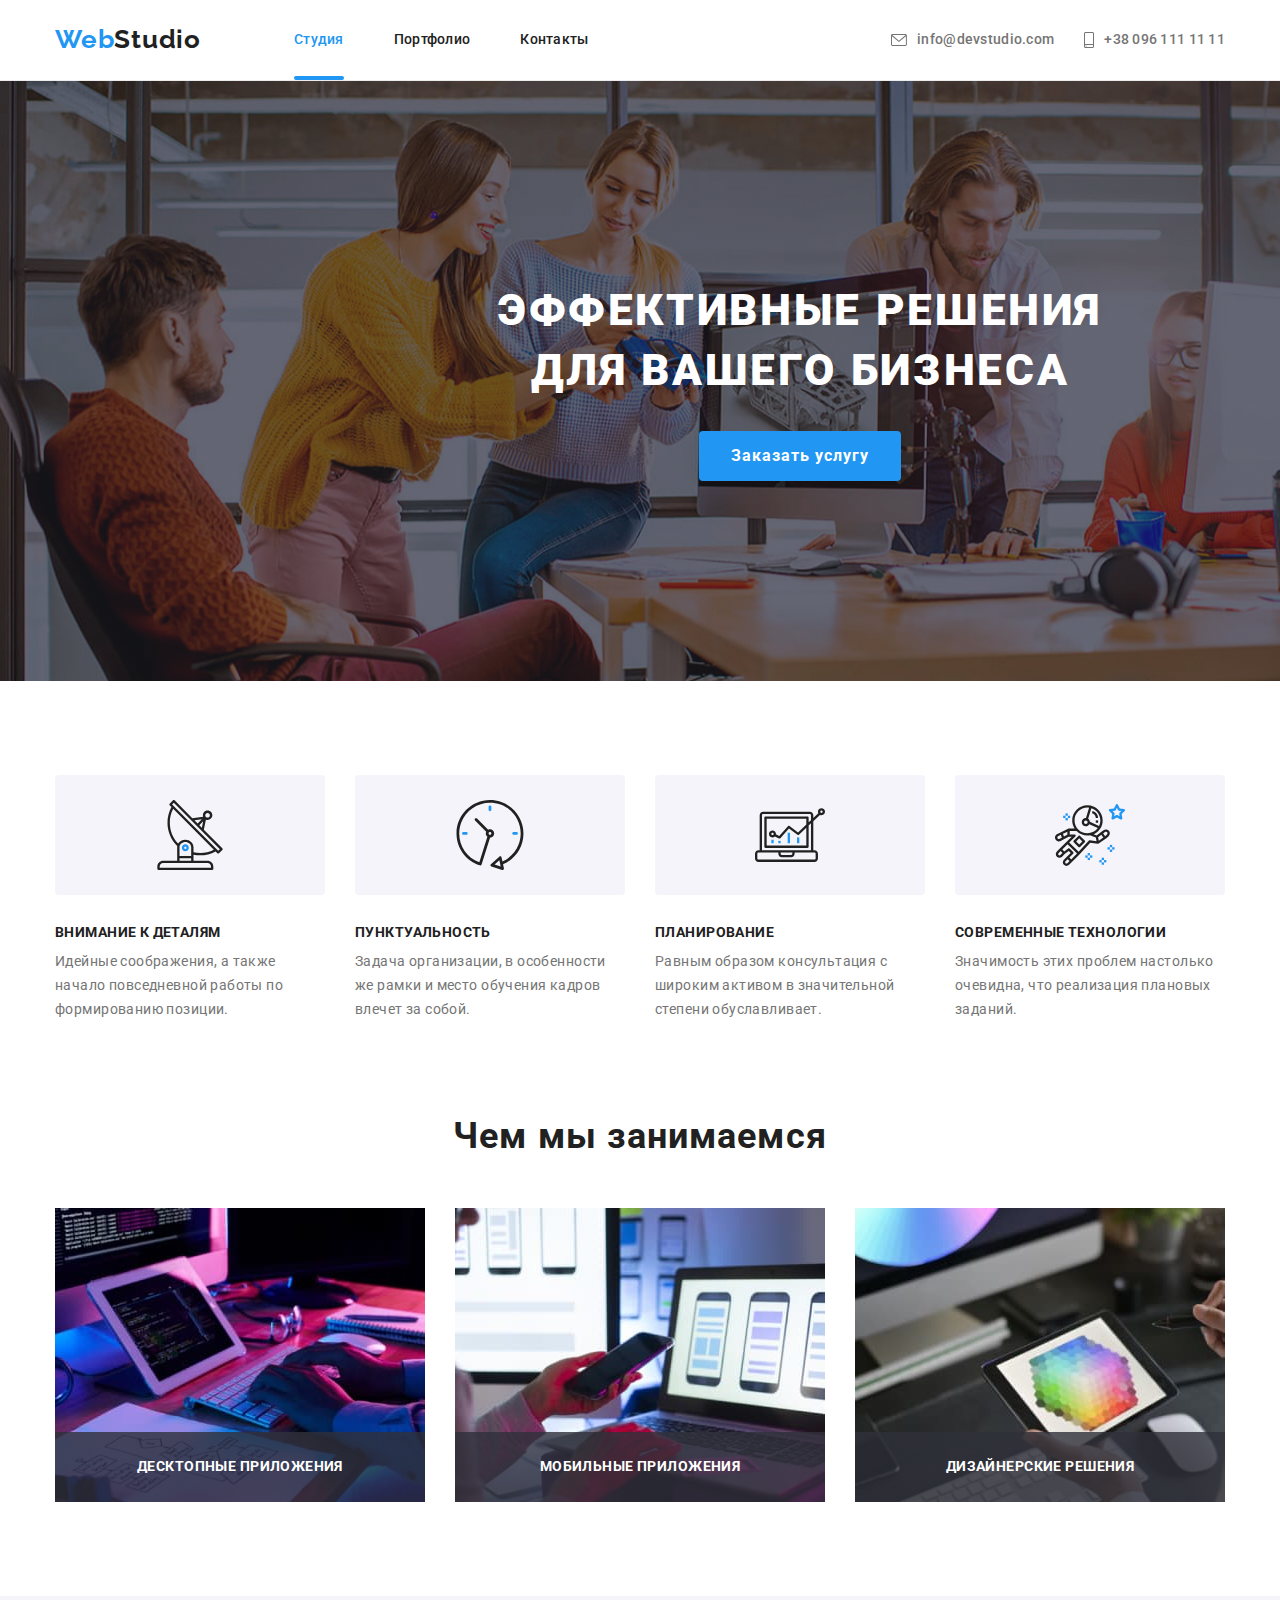
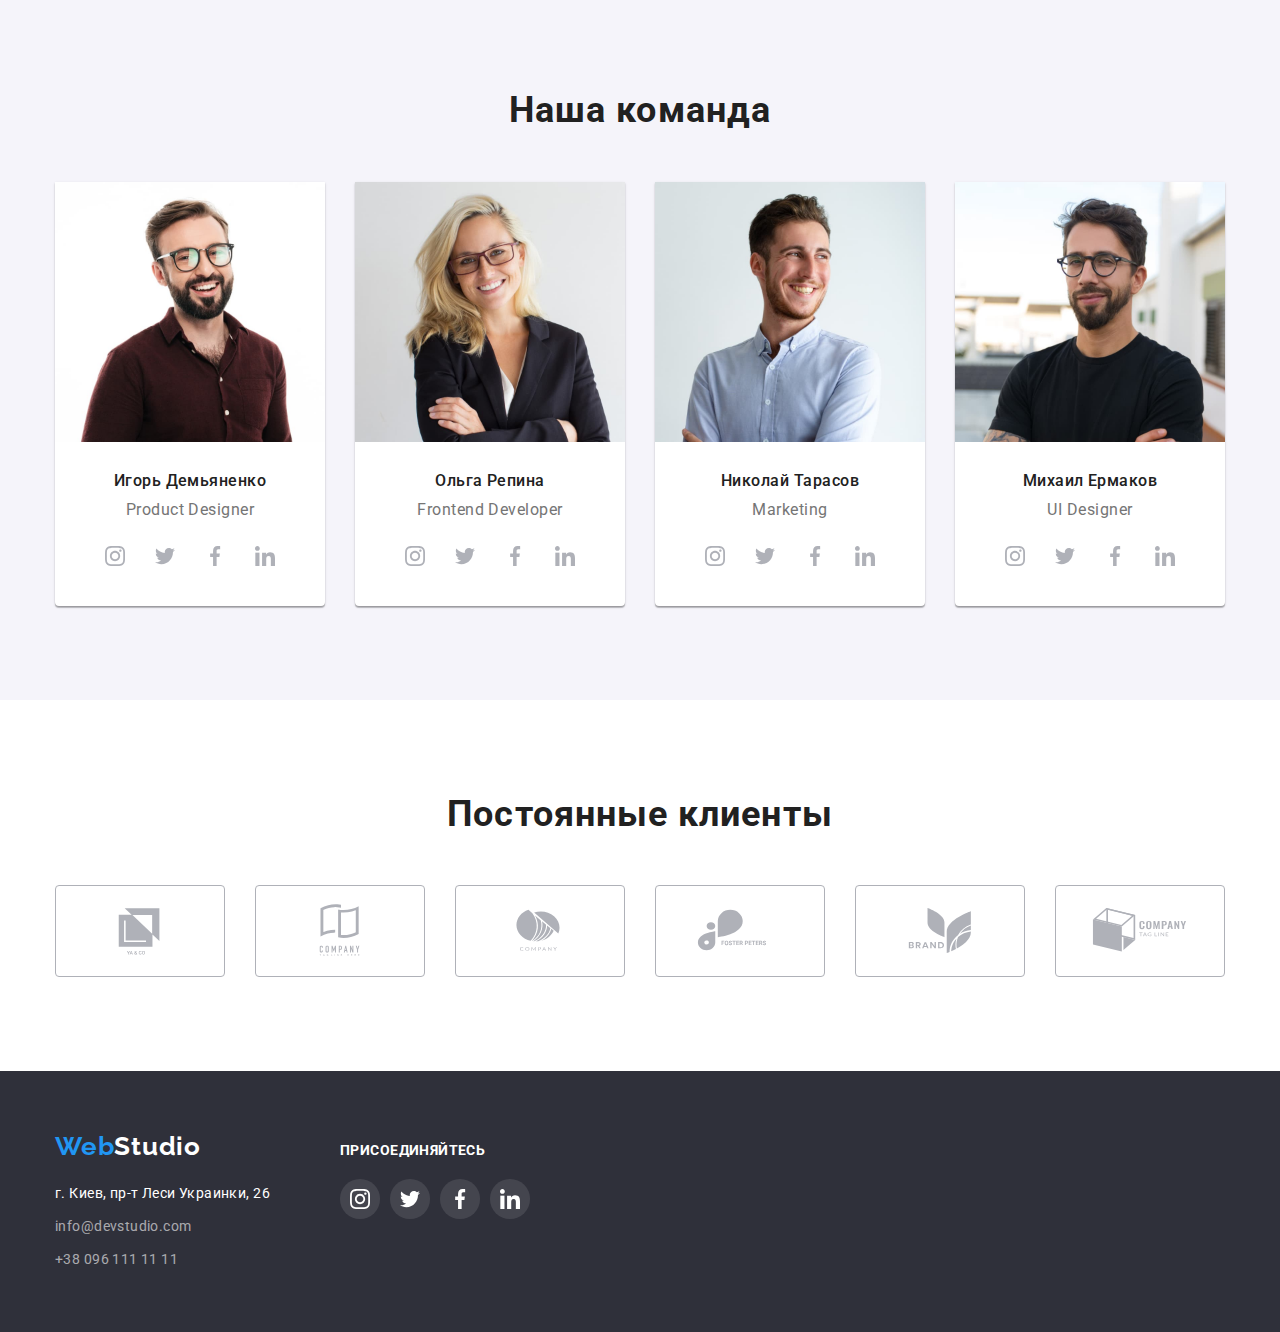
<file: index.html>
<!DOCTYPE html>
<html lang="ru">
  <head>
    <meta charset="UTF-8" />
    <meta http-equiv="X-UA-Compatible" content="IE=edge" />
    <meta name="viewport" content="width=device-width, initial-scale=1.0" />
    <title>Студия</title>
    <link
      rel="stylesheet"
      href="https://cdnjs.cloudflare.com/ajax/libs/modern-normalize/1.1.0/modern-normalize.min.css"
    />
    <link rel="stylesheet" href="./style/style.css" />
    <link rel="preconnect" href="https://fonts.googleapis.com" />
    <link rel="preconnect" href="https://fonts.gstatic.com" crossorigin />
    <link
      href="https://fonts.googleapis.com/css2?family=Raleway:wght@700&family=Roboto:wght@400;500;700;900&display=swap"
      rel="stylesheet"
    />
  </head>
  <body>
    <!-- Header -->
    <header class="header">
      <div class="container header-container">
        <a class="header-logo link" href="./index.html"
          ><span class="logo-blue">Web</span
          ><span class="logo-black">Studio</span></a
        >
        <nav class="header-nav">
          <ul class="header-list list">
            <li class="header-item">
              <a href="./index.html" class="header-link link current">Студия</a>
            </li>
            <li class="header-item">
              <a href="./portfolio.html" class="header-link link">Портфолио</a>
            </li>
            <li class="header-item">
              <a href="" class="header-link link">Контакты</a>
            </li>
          </ul>
        </nav>
        <ul class="header-contact-list list">
          <li class="header-contact-mail">
            <a class="header-contact-link-mail link" href="mailto:"
              ><svg class="header-contact-icon-mail" width="16px" height="12px">
                <use href="./images/icons.svg#icon-contact-mail"></use>
              </svg>
              info@devstudio.com</a
            >
          </li>

          <li class="header-contact-tel">
            <a class="header-contact-link-tel link" href="tel:+380961111111"
              ><svg class="header-contact-icon-tel" width="10px" height="16px">
                <use href="./images/icons.svg#icon-contact-tel"></use>
              </svg>
              +38 096 111 11 11</a
            >
          </li>
        </ul>
      </div>
    </header>
    <main>
      <!-- Secttion 1 Main -->
      <section class="section main">
        <div class="container">
          <h1 class="main-head">Эффективные решения для вашего бизнеса</h1>
          <button class="main-button btn" type="button" data-modal-open>
            Заказать услугу
          </button>
        </div>
      </section>
      <!-- Section 2 Hero-->
      <section class="section hero">
        <div class="container">
          <h2 class="visually-hidden">Преимущество</h2>
          <ul class="hero-list list">
            <li class="hero-item">
              <div class="hero-icons-background">
                <svg class="hero-icon" width="70px" height="70px">
                  <use href="./images/icons.svg#icon-antenna"></use>
                </svg>
              </div>
              <h3 class="hero-title">Внимание к деталям</h3>
              <p class="hero-text">
                Идейные соображения, а также начало повседневной работы по
                формированию позиции.
              </p>
            </li>
            <li class="hero-item">
              <div class="hero-icons-background">
                <svg class="hero-icon" width="70px" height="70px">
                  <use href="./images/icons.svg#icon-clock"></use>
                </svg>
              </div>
              <h3 class="hero-title">Пунктуальность</h3>
              <p class="hero-text">
                Задача организации, в особенности же рамки и место обучения
                кадров влечет за собой.
              </p>
            </li>
            <li class="hero-item">
              <div class="hero-icons-background">
                <svg class="hero-icon" width="70px" height="70px">
                  <use href="./images/icons.svg#icon-diagram"></use>
                </svg>
              </div>
              <h3 class="hero-title">Планирование</h3>
              <p class="hero-text">
                Равным образом консультация с широким активом в значительной
                степени обуславливает.
              </p>
            </li>
            <li class="hero-item">
              <div class="hero-icons-background">
                <svg class="hero-icon" width="70px" height="70px">
                  <use href="./images/icons.svg#icon-astronaut"></use>
                </svg>
              </div>
              <h3 class="hero-title">Современные технологии</h3>
              <p class="hero-text">
                Значимость этих проблем настолько очевидна, что реализация
                плановых заданий.
              </p>
            </li>
          </ul>
        </div>
      </section>
      <!-- Section 3 About-->
      <section class="section about">
        <div class="container">
          <h2 class="about-head">Чем мы занимаемся</h2>
          <ul class="about-list list">
            <li class="about-item">
              <h3 class="about-overlay-title">Десктопные приложения</h3>
              <img
                src="./images/img-jobs-1.jpg"
                alt="писание кода"
                width="370"
              />
            </li>
            <li class="about-item">
              <h3 class="about-overlay-title">Мобильные приложения</h3>
              <img
                src="./images/img-jobs-2.jpg"
                alt="мобильные приложения"
                width="370"
              />
            </li>
            <li class="about-item">
              <h3 class="about-overlay-title">Дизайнерские решения</h3>
              <img src="./images/img-jobs-3.jpg" alt="палитра" width="370" />
            </li>
          </ul>
        </div>
      </section>
      <!-- Section 4 Masters-->
      <section class="section masters">
        <div class="container">
          <h2 class="masters-head">Наша команда</h2>
          <ul class="masters-list list">
            <li class="masters-item">
              <img src="./images/img-team-1.jpg" alt="специалист" width="270" />
              <div class="masters-descrtiption">
                <h3 class="masters-name-title">Игорь Демьяненко</h3>
                <p lang="en" class="masters-speciality-text">
                  Product Designer
                </p>

                <ul class="masters-social-list list">
                  <li class="masters-social-item">
                    <a href="#" class="masters-social-list-link link">
                      <svg
                        class="masters-social-icon"
                        width="20px"
                        height="20px"
                      >
                        <use href="./images/icons.svg#icon-instagram"></use>
                      </svg>
                    </a>
                  </li>

                  <li class="masters-social-item">
                    <a href="#" class="masters-social-list-link link">
                      <svg
                        class="masters-social-icon"
                        width="20px"
                        height="20px"
                      >
                        <use href="./images/icons.svg#icon-twitter"></use>
                      </svg>
                    </a>
                  </li>

                  <li class="masters-social-item">
                    <a href="#" class="masters-social-list-link link">
                      <svg
                        class="masters-social-icon"
                        width="20px"
                        height="20px"
                      >
                        <use href="./images/icons.svg#icon-facebook"></use>
                      </svg>
                    </a>
                  </li>

                  <li class="masters-social-item">
                    <a href="#" class="masters-social-list-link link">
                      <svg
                        class="masters-social-icon"
                        width="20px"
                        height="20px"
                      >
                        <use href="./images/icons.svg#icon-linkedin"></use>
                      </svg>
                    </a>
                  </li>
                </ul>
              </div>
            </li>
            <li class="masters-item">
              <img src="./images/img-team-2.jpg" alt="специалист" width="270" />
              <div class="masters-descrtiption">
                <h3 class="masters-name-title">Ольга Репина</h3>
                <p lang="en" class="masters-speciality-text">
                  Frontend Developer
                </p>
                <ul class="masters-social-list list">
                  <li class="masters-social-item">
                    <a href="#" class="masters-social-list-link link">
                      <svg
                        class="masters-social-icon"
                        width="20px"
                        height="20px"
                      >
                        <use href="./images/icons.svg#icon-instagram"></use>
                      </svg>
                    </a>
                  </li>
                  <li class="masters-social-item">
                    <a href="#" class="masters-social-list-link link">
                      <svg
                        class="masters-social-icon"
                        width="20px"
                        height="20px"
                      >
                        <use href="./images/icons.svg#icon-twitter"></use>
                      </svg>
                    </a>
                  </li>
                  <li class="masters-social-item">
                    <a href="#" class="masters-social-list-link link">
                      <svg
                        class="masters-social-icon"
                        width="20px"
                        height="20px"
                      >
                        <use href="./images/icons.svg#icon-facebook"></use>
                      </svg>
                    </a>
                  </li>
                  <li class="masters-social-item">
                    <a href="#" class="masters-social-list-link link">
                      <svg
                        class="masters-social-icon"
                        width="20px"
                        height="20px"
                      >
                        <use href="./images/icons.svg#icon-linkedin"></use>
                      </svg>
                    </a>
                  </li>
                </ul>
              </div>
            </li>
            <li class="masters-item">
              <img src="./images/img-team-3.jpg" alt="специалист" width="270" />
              <div class="masters-descrtiption">
                <h3 class="masters-name-title">Николай Тарасов</h3>
                <p lang="en" class="masters-speciality-text">Marketing</p>
                <ul class="masters-social-list list">
                  <li class="masters-social-item">
                    <a href="#" class="masters-social-list-link link">
                      <svg
                        class="masters-social-icon"
                        width="20px"
                        height="20px"
                      >
                        <use href="./images/icons.svg#icon-instagram"></use>
                      </svg>
                    </a>
                  </li>
                  <li class="masters-social-item">
                    <a href="#" class="masters-social-list-link link">
                      <svg
                        class="masters-social-icon"
                        width="20px"
                        height="20px"
                      >
                        <use href="./images/icons.svg#icon-twitter"></use>
                      </svg>
                    </a>
                  </li>
                  <li class="masters-social-item">
                    <a href="#" class="masters-social-list-link link">
                      <svg
                        class="masters-social-icon"
                        width="20px"
                        height="20px"
                      >
                        <use href="./images/icons.svg#icon-facebook"></use>
                      </svg>
                    </a>
                  </li>
                  <li class="masters-social-item">
                    <a href="#" class="masters-social-list-link link">
                      <svg
                        class="masters-social-icon"
                        width="20px"
                        height="20px"
                      >
                        <use href="./images/icons.svg#icon-linkedin"></use>
                      </svg>
                    </a>
                  </li>
                </ul>
              </div>
            </li>
            <li class="masters-item">
              <img src="./images/img-team-4.jpg" alt="специалист" width="270" />
              <div class="masters-descrtiption">
                <h3 class="masters-name-title">Михаил Ермаков</h3>
                <p lang="en" class="masters-speciality-text">UI Designer</p>
                <ul class="masters-social-list list">
                  <li class="masters-social-item">
                    <a href="#" class="masters-social-list-link link">
                      <svg
                        class="masters-social-icon"
                        width="20px"
                        height="20px"
                      >
                        <use href="./images/icons.svg#icon-instagram"></use>
                      </svg>
                    </a>
                  </li>
                  <li class="masters-social-item">
                    <a href="#" class="masters-social-list-link link">
                      <svg
                        class="masters-social-icon"
                        width="20px"
                        height="20px"
                      >
                        <use href="./images/icons.svg#icon-twitter"></use>
                      </svg>
                    </a>
                  </li>
                  <li class="masters-social-item">
                    <a href="#" class="masters-social-list-link link">
                      <svg
                        class="masters-social-icon"
                        width="20px"
                        height="20px"
                      >
                        <use href="./images/icons.svg#icon-facebook"></use>
                      </svg>
                    </a>
                  </li>
                  <li class="masters-social-item">
                    <a href="#" class="masters-social-list-link link">
                      <svg
                        class="masters-social-icon"
                        width="20px"
                        height="20px"
                      >
                        <use href="./images/icons.svg#icon-linkedin"></use>
                      </svg>
                    </a>
                  </li>
                </ul>
              </div>
            </li>
          </ul>
        </div>
      </section>
      <!-- Our partners -->
      <section class="section our-partners">
        <div class="container our-partners-container">
          <h2 class="our-partners-head">Постоянные клиенты</h2>
          <ul class="our-partners-list list">
            <li class="our-partners-item">
              <a href="#" class="our-partners-list-link link">
                <svg class="our-partners-icon" width="106px" height="60px">
                  <use href="./images/icons.svg#icon-partner-1"></use>
                </svg>
              </a>
            </li>
            <li class="our-partners-item">
              <a href="#" class="our-partners-list-link link">
                <svg class="our-partners-icon" width="106px" height="60px">
                  <use href="./images/icons.svg#icon-partner-2"></use>
                </svg>
              </a>
            </li>
            <li class="our-partners-item">
              <a href="#" class="our-partners-list-link">
                <svg class="our-partners-icon" width="106px" height="60px">
                  <use href="./images/icons.svg#icon-partner-3"></use>
                </svg>
              </a>
            </li>
            <li class="our-partners-item">
              <a href="#" class="our-partners-list-link link">
                <svg class="our-partners-icon" width="106px" height="60px">
                  <use href="./images/icons.svg#icon-partner-4"></use>
                </svg>
              </a>
            </li>
            <li class="our-partners-item">
              <a href="#" class="our-partners-list-link link">
                <svg class="our-partners-icon" width="106px" height="60px">
                  <use href="./images/icons.svg#icon-partner-5"></use>
                </svg>
              </a>
            </li>
            <li class="our-partners-item">
              <a href="#" class="our-partners-list-link link">
                <svg class="our-partners-icon" width="106px" height="60px">
                  <use href="./images/icons.svg#icon-partner-6"></use>
                </svg>
              </a>
            </li>
          </ul>
        </div>
      </section>
    </main>
    <!-- Footer -->
    <footer class="footer">
      <div class="container footer-container">
        <div class="footer-left-side">
          <a class="footer-logo link" href="./index.html"
            ><span class="logo-blue">Web</span
            ><span class="logo-white">Studio</span></a
          >
          <address class="footer-contact">
            <ul class="footer-contact-list list">
              <li class="footer-contact-adress">
                <a
                  class="footer-contact-adress-link link"
                  href="https://goo.gl/maps/WrcRyUVtfEpf5qSH7"
                  target="_blank"
                  rel="noopener noreferrer"
                  >г. Киев, пр-т Леси Украинки, 26</a
                >
              </li>
              <li class="footer-contact-mail">
                <a class="footer-contact-link link" href="mailto:"
                  >info@devstudio.com</a
                >
              </li>
              <li class="footer-contact-tel">
                <a class="footer-contact-link link" href="tel:+380961111111"
                  >+38 096 111 11 11</a
                >
              </li>
            </ul>
          </address>
        </div>
        <div class="footer-join-us">
          <h2 class="footer-social-title">присоединяйтесь</h2>
          <ul class="footer-social-list list">
            <li class="footer-social-item">
              <a href="#" class="footer-social-list-link link">
                <svg class="footer-social-icon" width="20px" height="20px">
                  <use href="./images/icons.svg#icon-instagram"></use>
                </svg>
              </a>
            </li>
            <li class="footer-social-item">
              <a href="#" class="footer-social-list-link link">
                <svg class="footer-social-icon" width="20px" height="20px">
                  <use href="./images/icons.svg#icon-twitter"></use>
                </svg>
              </a>
            </li>
            <li class="footer-social-item">
              <a href="#" class="footer-social-list-link link">
                <svg class="footer-social-icon" width="20px" height="20px">
                  <use href="./images/icons.svg#icon-facebook"></use>
                </svg>
              </a>
            </li>
            <li class="footer-social-item">
              <a href="#" class="footer-social-list-link link">
                <svg class="footer-social-icon" width="20px" height="20px">
                  <use href="./images/icons.svg#icon-linkedin"></use>
                </svg>
              </a>
            </li>
          </ul>
        </div>
      </div>
    </footer>
    <div class="backdrop is-hidden" data-modal>
      <div class="modal">
        <button class="modal-close-btn" data-modal-close>
          <svg class="modal-close-btn-icon" width="18" height="18">
            <use href="./images/icons.svg#icon-modal-close-btn"></use>
          </svg>
        </button>
      </div>
    </div>
    <script src="./js/modal.js"></script>
  </body>
</html>
</file>
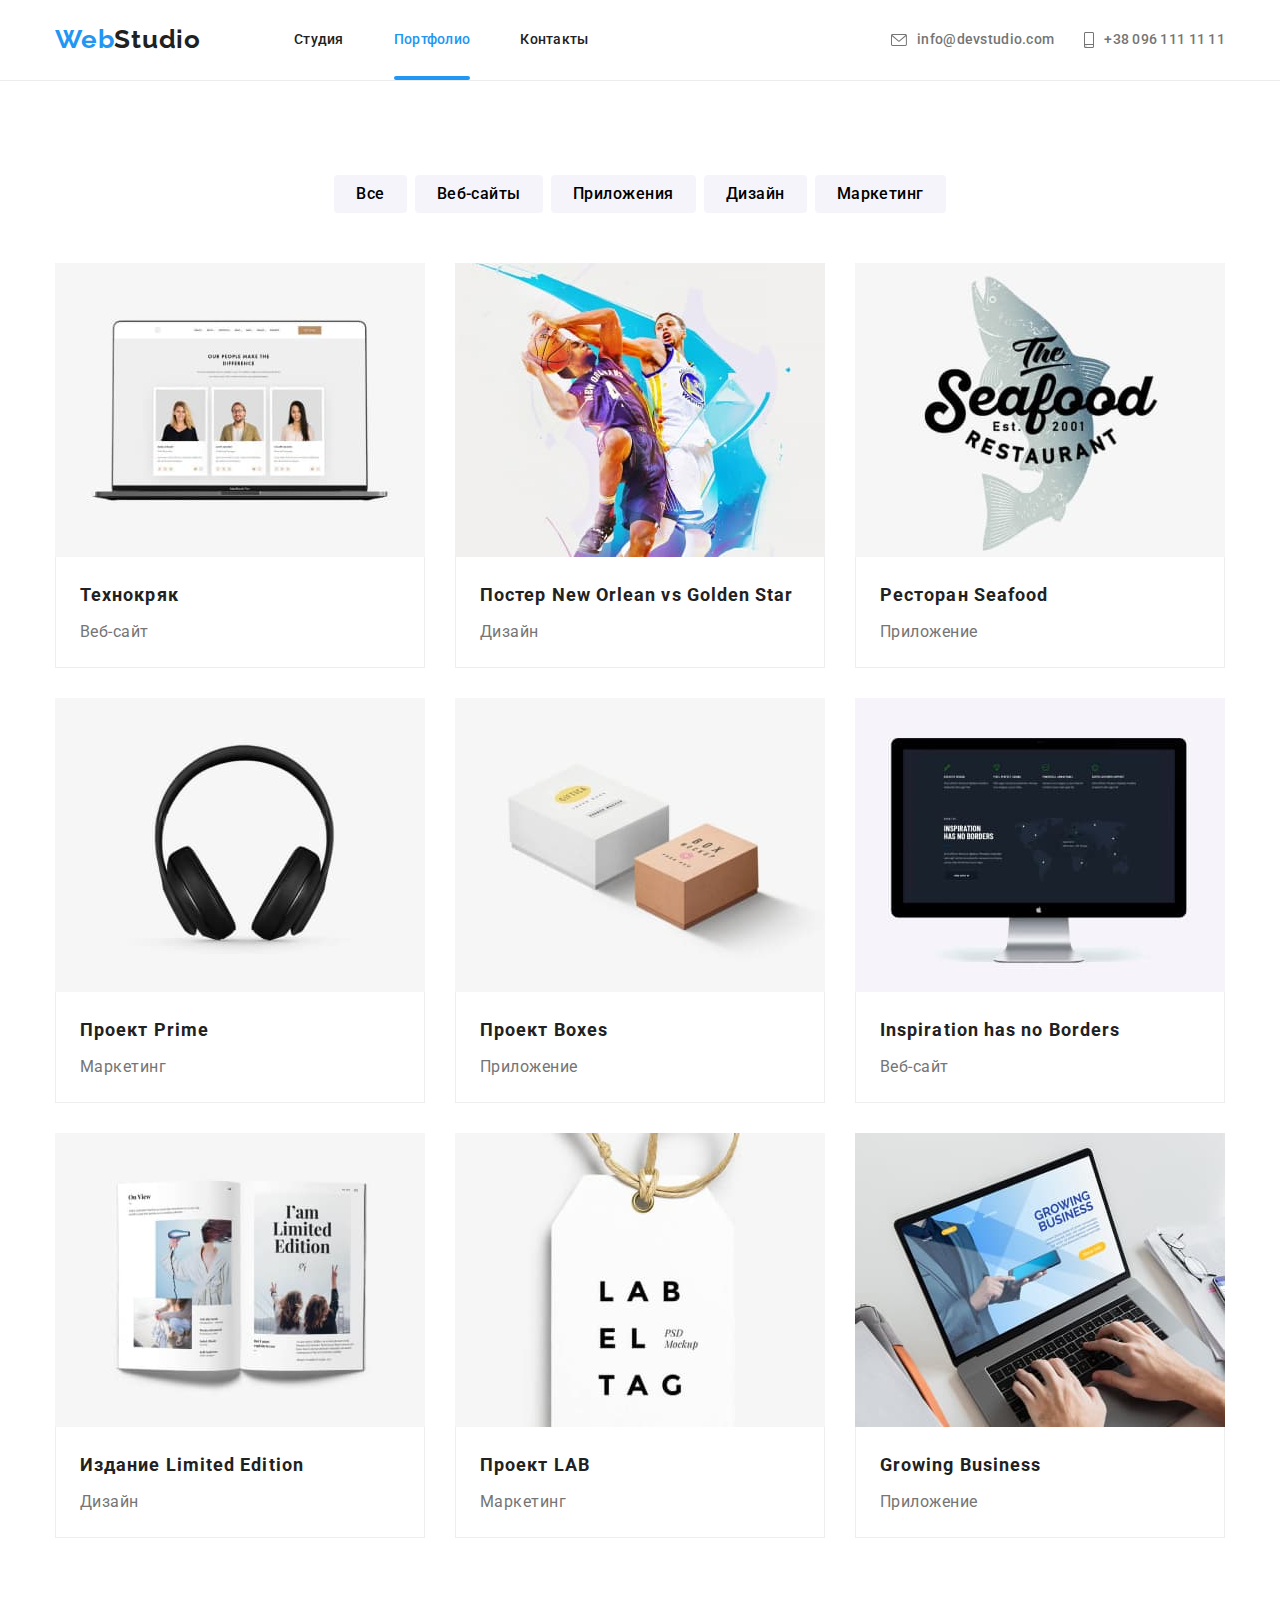
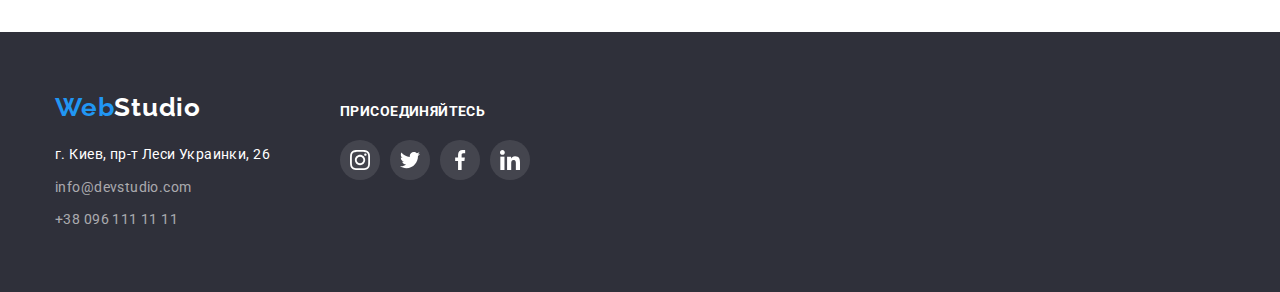
<file: portfolio.html>
<!DOCTYPE html>
<html lang="ru">
  <head>
    <meta charset="UTF-8" />
    <meta http-equiv="X-UA-Compatible" content="IE=edge" />
    <meta name="viewport" content="width=device-width, initial-scale=1.0" />
    <title>Портфолио</title>
    <link
      rel="stylesheet"
      href="https://cdnjs.cloudflare.com/ajax/libs/modern-normalize/1.1.0/modern-normalize.min.css"
    />
    <link rel="stylesheet" href="./style/style.css" />
    <link rel="preconnect" href="https://fonts.googleapis.com" />
    <link rel="preconnect" href="https://fonts.gstatic.com" crossorigin />
    <link
      href="https://fonts.googleapis.com/css2?family=Raleway:wght@700&family=Roboto:wght@400;500;700;900&display=swap"
      rel="stylesheet"
    />
  </head>
  <body>
    <!-- Header -->
    <header class="header">
      <div class="container header-container">
        <a class="header-logo link" href="./index.html"
          ><span class="logo-blue">Web</span
          ><span class="logo-black">Studio</span></a
        >
        <nav class="header-nav">
          <ul class="header-list list">
            <li class="header-item">
              <a href="./index.html" class="header-link link">Студия</a>
            </li>
            <li class="header-item">
              <a href="./portfolio.html" class="header-link link current"
                >Портфолио</a
              >
            </li>
            <li class="header-item">
              <a href="" class="header-link link">Контакты</a>
            </li>
          </ul>
        </nav>
        <ul class="header-contact-list list">
          <li class="header-contact-mail">
            <a class="header-contact-link-mail link" href="mailto:"
              ><svg class="header-contact-icon-mail" width="16px" height="12px">
                <use href="./images/icons.svg#icon-contact-mail"></use>
              </svg>
              info@devstudio.com</a
            >
          </li>

          <li class="header-contact-tel">
            <a class="header-contact-link-tel link" href="tel:+380961111111"
              ><svg class="header-contact-icon-tel" width="10px" height="16px">
                <use href="./images/icons.svg#icon-contact-tel"></use>
              </svg>
              +38 096 111 11 11</a
            >
          </li>
        </ul>
      </div>
    </header>
    <main>
      <!-- Portfolio button section -->
      <section class="section portfolio">
        <div class="container">
          <!-- Filter -->
          <h1 class="visually-hidden">Фильтр</h1>
          <ul class="portfolio-button-list list">
            <li class="portfolio-button-item">
              <button class="portfolio-button btn" type="button">Все</button>
            </li>
            <li class="portfolio-button-item">
              <button class="portfolio-button btn" type="button">
                Веб-сайты
              </button>
            </li>
            <li class="portfolio-button-item">
              <button class="portfolio-button btn" type="button">
                Приложения
              </button>
            </li>
            <li class="portfolio-button-item">
              <button class="portfolio-button btn" type="button">Дизайн</button>
            </li>
            <li class="portfolio-button-item">
              <button class="portfolio-button btn" type="button">
                Маркетинг
              </button>
            </li>
          </ul>

          <!-- Portfolio photo section -->

          <h2 hidden class="portfolio-filter">Фильтр</h2>
          <ul class="portfolio-list list">
            <li class="portfolio-item">
              <a href="" class="portfolio-card-link link">
                <div class="portfolio-card-overlay">
                  <img
                    src="./images/img-portfolio-1.jpg"
                    alt="ноутбук"
                    width="370"
                  />
                  <p class="portfolio-card-overlay-text">
                    Ресурс предлагает комплексные предложения с разным уровнем
                    функционала и сервисов. Все это позволит посетителю получить
                    исчерпывающие сведения о компании или частном лице.
                  </p>
                </div>

                <div class="portfolio-card-description">
                  <h3 class="portfolio-title">Технокряк</h3>
                  <p class="portfolio-text">Веб-сайт</p>
                </div>
              </a>
            </li>
            <li class="portfolio-item">
              <a href="" class="portfolio-card-link link">
                <div class="portfolio-card-overlay">
                  <img
                    src="./images/img-portfolio-2.jpg"
                    alt="баскетбол"
                    width="370"
                  />
                  <p class="portfolio-card-overlay-text">
                    Ресурс предлагает комплексные предложения с разным уровнем
                    функционала и сервисов. Все это позволит посетителю получить
                    исчерпывающие сведения о компании или частном лице.
                  </p>
                </div>
                <div class="portfolio-card-description">
                  <h3 class="portfolio-title">
                    Постер New Orlean vs Golden Star
                  </h3>
                  <p class="portfolio-text">Дизайн</p>
                </div></a
              >
            </li>
            <li class="portfolio-item">
              <a href="" class="portfolio-card-link link">
                <div class="portfolio-card-overlay">
                  <img
                    src="./images/img-portfolio-3.jpg"
                    alt="рыбный ресторан"
                    width="370"
                  />

                  <p class="portfolio-card-overlay-text">
                    Ресурс предлагает комплексные предложения с разным уровнем
                    функционала и сервисов. Все это позволит посетителю получить
                    исчерпывающие сведения о компании или частном лице.
                  </p>
                </div>
                <div class="portfolio-card-description">
                  <h3 class="portfolio-title">Ресторан Seafood</h3>
                  <p class="portfolio-text">Приложение</p>
                </div></a
              >
            </li>
            <li class="portfolio-item">
              <a href="" class="portfolio-card-link link">
                <div class="portfolio-card-overlay">
                  <img
                    src="./images/img-portfolio-4.jpg"
                    alt="наушники"
                    width="370"
                  />
                  <p class="portfolio-card-overlay-text">
                    Ресурс предлагает комплексные предложения с разным уровнем
                    функционала и сервисов. Все это позволит посетителю получить
                    исчерпывающие сведения о компании или частном лице.
                  </p>
                </div>

                <div class="portfolio-card-description">
                  <h3 class="portfolio-title">Проект Prime</h3>
                  <p class="portfolio-text">Маркетинг</p>
                </div></a
              >
            </li>
            <li class="portfolio-item">
              <a href="" class="portfolio-card-link link">
                <div class="portfolio-card-overlay">
                  <img
                    src="./images/img-portfolio-5.jpg"
                    alt="коробки"
                    width="370"
                  />
                  <p class="portfolio-card-overlay-text">
                    Ресурс предлагает комплексные предложения с разным уровнем
                    функционала и сервисов. Все это позволит посетителю получить
                    исчерпывающие сведения о компании или частном лице.
                  </p>
                </div>

                <div class="portfolio-card-description">
                  <h3 class="portfolio-title">Проект Boxes</h3>
                  <p class="portfolio-text">Приложение</p>
                </div>
              </a>
            </li>
            <li class="portfolio-item">
              <a href="" class="portfolio-card-link link">
                <div class="portfolio-card-overlay">
                  <img
                    src="./images/img-portfolio-6.jpg"
                    alt="монитор"
                    width="370"
                  />
                  <p class="portfolio-card-overlay-text">
                    Ресурс предлагает комплексные предложения с разным уровнем
                    функционала и сервисов. Все это позволит посетителю получить
                    исчерпывающие сведения о компании или частном лице.
                  </p>
                </div>
                <div class="portfolio-card-description">
                  <h3 class="portfolio-title">Inspiration has no Borders</h3>
                  <p class="portfolio-text">Веб-сайт</p>
                </div></a
              >
            </li>
            <li class="portfolio-item">
              <a href="" class="portfolio-card-link link">
                <div class="portfolio-card-overlay">
                  <img
                    src="./images/img-portfolio-7.jpg"
                    alt="книга"
                    width="370"
                  />
                  <p class="portfolio-card-overlay-text">
                    Ресурс предлагает комплексные предложения с разным уровнем
                    функционала и сервисов. Все это позволит посетителю получить
                    исчерпывающие сведения о компании или частном лице.
                  </p>
                </div>

                <div class="portfolio-card-description">
                  <h3 class="portfolio-title">Издание Limited Edition</h3>
                  <p class="portfolio-text">Дизайн</p>
                </div></a
              >
            </li>
            <li class="portfolio-item">
              <a href="" class="portfolio-card-link link">
                <div class="portfolio-card-overlay">
                  <img
                    src="./images/img-portfolio-8.jpg"
                    alt="бейдж"
                    width="370"
                  />
                  <p class="portfolio-card-overlay-text">
                    Ресурс предлагает комплексные предложения с разным уровнем
                    функционала и сервисов. Все это позволит посетителю получить
                    исчерпывающие сведения о компании или частном лице.
                  </p>
                </div>
                <div class="portfolio-card-description">
                  <h3 class="portfolio-title">Проект LAB</h3>
                  <p class="portfolio-text">Маркетинг</p>
                </div></a
              >
            </li>
            <li class="portfolio-item">
              <a href="" class="portfolio-card-link link">
                <div class="portfolio-card-overlay">
                  <img
                    src="./images/img-portfolio-9.jpg"
                    alt="писание на ноутбуке"
                    width="370"
                  />
                  <p class="portfolio-card-overlay-text">
                    Ресурс предлагает комплексные предложения с разным уровнем
                    функционала и сервисов. Все это позволит посетителю получить
                    исчерпывающие сведения о компании или частном лице.
                  </p>
                </div>
                <div class="portfolio-card-description">
                  <h3 class="portfolio-title">Growing Business</h3>
                  <p class="portfolio-text">Приложение</p>
                </div></a
              >
            </li>
          </ul>
        </div>
      </section>
    </main>
    <!-- Footer section -->
    <footer class="footer">
      <div class="container footer-container">
        <div class="footer-left-side">
          <a class="footer-logo link" href="./index.html"
            ><span class="logo-blue">Web</span
            ><span class="logo-white">Studio</span></a
          >
          <address class="footer-contact">
            <ul class="footer-contact-list list">
              <li class="footer-contact-adress">
                <a
                  class="footer-contact-adress-link link"
                  href="https://goo.gl/maps/WrcRyUVtfEpf5qSH7"
                  target="_blank"
                  rel="noopener noreferrer"
                  >г. Киев, пр-т Леси Украинки, 26</a
                >
              </li>
              <li class="footer-contact-mail">
                <a class="footer-contact-link link" href="mailto:"
                  >info@devstudio.com</a
                >
              </li>
              <li class="footer-contact-tel">
                <a class="footer-contact-link link" href="tel:+380961111111"
                  >+38 096 111 11 11</a
                >
              </li>
            </ul>
          </address>
        </div>
        <div class="footer-join-us">
          <h2 class="footer-social-title">присоединяйтесь</h2>
          <ul class="footer-social-list list">
            <li class="footer-social-item">
              <a href="#" class="footer-social-list-link link">
                <svg class="footer-social-icon" width="20px" height="20px">
                  <use href="./images/icons.svg#icon-instagram"></use>
                </svg>
              </a>
            </li>
            <li class="footer-social-item">
              <a href="#" class="footer-social-list-link link">
                <svg class="footer-social-icon" width="20px" height="20px">
                  <use href="./images/icons.svg#icon-twitter"></use>
                </svg>
              </a>
            </li>
            <li class="footer-social-item">
              <a href="#" class="footer-social-list-link link">
                <svg class="footer-social-icon" width="20px" height="20px">
                  <use href="./images/icons.svg#icon-facebook"></use>
                </svg>
              </a>
            </li>
            <li class="footer-social-item">
              <a href="#" class="footer-social-list-link link">
                <svg class="footer-social-icon" width="20px" height="20px">
                  <use href="./images/icons.svg#icon-linkedin"></use>
                </svg>
              </a>
            </li>
          </ul>
        </div>
      </div>
    </footer>
  </body>
</html>
</file>
<file: style/style.css>
html {
  box-sizing: border-box;
}

*,
*::before,
*::after {
  box-sizing: border-box;
}

h1,
h2,
h3,
h4,
h5,
h6,
p {
  margin-top: 0;
  margin-bottom: 0;
}

ul,
ol {
  margin-top: 0;
  margin-bottom: 0;
  padding-left: 0;
}

img {
  display: block;
}

body {
  font-family: "Roboto", sans-serif;
  color: #212121;
  background-color: #ffffff;
}
.list {
  list-style: none;
  margin-top: 0;
  margin-bottom: 0;
  padding-left: 0;
}
.link {
  text-decoration: none;
}

.visually-hidden {
  position: absolute;
  white-space: nowrap;
  width: 1px;
  height: 1px;
  overflow: hidden;
  border: 0;
  padding: 0;
  clip: rect(0 0 0 0);
  clip-path: inset(50%);
  margin: -1px;
}

:root {
  --title-color: #212121;
  --text-color: #757575;
  --accent-color: #2196f3;
  --white-color: #ffffff;
  --social-icon-color: #afb1b8;
}
.btn {
  cursor: pointer;
}
/* Header */

.logo-blue {
  font-family: "Raleway", sans-serif;
  font-style: normal;
  font-weight: 700;
  font-size: 26px;
  line-height: 1.19;
  letter-spacing: 0.03em;
  color: #2196f3;
}
.logo-black {
  font-family: "Raleway", sans-serif;
  font-style: normal;
  font-weight: 700;
  font-size: 26px;
  line-height: 1.19;
  letter-spacing: 0.03em;
  color: #212121;
}

.header-link {
  font-weight: 500;
  font-size: 14px;
  line-height: 1.14;
  letter-spacing: 0.02em;
  color: #212121;
  transition-property: color;
  transition-duration: 250ms;
  transition-timing-function: cubic-bezier(0.4, 0, 0.2, 1);
}

.header-link:hover,
.header-link:focus {
  color: var(--accent-color);
}

.header-contact-link-mail:hover,
.header-contact-link-mail:focus,
.header-contact-link-tel:hover,
.header-contact-link-tel:focus {
  color: var(--accent-color);
}

.header-contact-icon-mail {
  display: flex;
  margin-right: 10px;
  fill: currentColor;
}

.header-contact-icon-tel {
  display: flex;
  margin-right: 10px;
  fill: currentColor;
}

.header-contact-link-tel,
.header-contact-link-mail {
  font-weight: 500;
  font-size: 14px;
  line-height: 1.14;
  letter-spacing: 0.02em;
  color: var(--text-color);
  transition-property: color;
  transition-duration: 250ms;
  transition-timing-function: cubic-bezier(0.4, 0, 0.2, 1);
}

/* Main */
.main {
  width: 1600px;
  background-image: linear-gradient(
      rgba(47, 48, 58, 0.4),
      rgba(47, 48, 58, 0.4)
    ),
    url(../images/img-main.jpg);
  background-repeat: no-repeat;
  margin-left: auto;
  margin-right: auto;
}

.main-head {
  font-weight: 900;
  font-size: 44px;
  line-height: 1.36;
  text-align: center;
  letter-spacing: 0.06em;
  text-transform: uppercase;
  color: var(--white-color);
}

.main-button {
  font-family: inherit;
  font-weight: 700;
  font-size: 16px;
  line-height: 1.87;
  display: flex;
  align-items: center;
  text-align: center;
  letter-spacing: 0.06em;
  color: #ffffff;
  background-color: var(--accent-color);
  transition-property: background-color;
  transition-duration: 250ms;
  transition-timing-function: cubic-bezier(0.4, 0, 0.2, 1);
}
.main-button:hover,
.main-button:focus {
  background-color: #188ce8;
}

/* Hero */

.hero-title {
  font-weight: 700;
  font-size: 14px;
  line-height: 1.14;
  letter-spacing: 0.03em;
  text-transform: uppercase;
  color: var(--title-color);
}

.hero-text {
  font-size: 14px;
  line-height: 1.71;
  letter-spacing: 0.03em;
  color: var(--text-color);
}

/* About */
.about-head {
  font-weight: 700;
  font-size: 36px;
  line-height: 1.16;
  text-align: center;
  letter-spacing: 0.03em;
}
.about-item {
  position: relative;
}
.about-overlay-title {
  display: block;
  font-style: normal;
  font-weight: 700;
  font-size: 14px;
  line-height: 1.14;
  text-align: center;
  letter-spacing: 0.03em;
  text-transform: uppercase;
  color: var(--white-color);
  background-image: linear-gradient(
    rgba(47, 48, 58, 0.8),
    rgba(47, 48, 58, 0.8)
  );
  position: absolute;
  bottom: 0;
  left: 0;
  right: 0;
  padding-top: 27px;
  padding-bottom: 27px;
}

/* Masters */
.masters {
  background-color: #f5f4fa;
}

.masters-head {
  font-weight: 700;
  font-size: 36px;
  line-height: 1.16;
  text-align: center;
  letter-spacing: 0.03em;
}

.masters-name-title {
  font-weight: 500;
  font-size: 16px;
  line-height: 1.18;
  text-align: center;
  letter-spacing: 0.03em;
  color: var(--title-color);
}

.masters-speciality-text {
  font-weight: 400;
  font-size: 16px;
  line-height: 1.18;
  text-align: center;
  letter-spacing: 0.03em;
  color: var(--text-color);
}

/* Our partners */
.our-partners-head {
  font-weight: 700;
  font-size: 36px;
  line-height: 1.16;
  text-align: center;
  letter-spacing: 0.03em;
  color: var(--title-color);
}
/* Footer */

.footer {
  background: #2f303a;
}

.footer-social-title {
  font-weight: 700;
  font-size: 14px;
  line-height: 1.14;
  letter-spacing: 0.03em;
  text-transform: uppercase;
  color: #ffffff;
}

.logo-white {
  font-family: "Raleway", sans-serif;
  font-style: normal;
  font-weight: 700;
  font-size: 26px;
  line-height: 1.19;
  letter-spacing: 0.03em;
  color: #ffffff;
}

.footer-contact-adress-link {
  font-style: normal;
  font-weight: 400;
  font-size: 14px;
  line-height: 1.71;
  letter-spacing: 0.03em;
  color: var(--white-color);
  transition-property: color;
  transition-duration: 250ms;
  transition-timing-function: cubic-bezier(0.4, 0, 0.2, 1);
}
.footer-contact-adress-link:hover,
.footer-contact-adress-link:focus {
  color: var(--accent-color);
}

.footer-contact-link {
  font-style: normal;
  font-weight: 400;
  font-size: 14px;
  line-height: 1.71;
  letter-spacing: 0.03em;
  color: rgba(255, 255, 255, 0.6);
  transition-property: color;
  transition-duration: 250ms;
  transition-timing-function: cubic-bezier(0.4, 0, 0.2, 1);
}

.footer-contact-link:hover,
.footer-contact-link:focus {
  color: var(--accent-color);
}
/* Portfolio */

/* Portfolio button section */

.portfolio-button {
  font-family: inherit;
  font-weight: 500;
  font-size: 16px;
  line-height: 1.62;
  text-align: center;
  letter-spacing: 0.03em;
  background-color: #f5f4fa;
  transition-property: background-color, box-shadow, color;
  transition-duration: 250ms;
  transition-timing-function: cubic-bezier(0.4, 0, 0.2, 1);
}
.portfolio-button:hover,
.portfolio-button:focus {
  background-color: var(--accent-color);
  color: #ffffff;
  cursor: pointer;
  box-shadow: 0px 3px 1px rgba(0, 0, 0, 0.1), 0px 1px 2px rgba(0, 0, 0, 0.08),
    0px 2px 2px rgba(0, 0, 0, 0.12);
}

/* /* Portfolio photo section */

.portfolio-card-link {
  transition-property: box-shadow;
  transition-duration: 250ms;
  transition-timing-function: cubic-bezier(0.4, 0, 0.2, 1);
}

.portfolio-card-link:hover,
.portfolio-card-link:focus {
  box-shadow: 0px 1px 1px rgba(0, 0, 0, 0.12), 0px 4px 4px rgba(0, 0, 0, 0.06),
    1px 4px 6px rgba(0, 0, 0, 0.16);
}
.portfolio-title {
  font-weight: 700;
  font-size: 18px;
  line-height: 2;
  letter-spacing: 0.06em;
  color: var(--title-color);
}

.portfolio-text {
  font-size: 16px;
  line-height: 1.87;
  letter-spacing: 0.03em;
  color: var(--text-color);
}

/* ------Containers----------- */

.section {
  padding-top: 94px;
  padding-bottom: 94px;
  /* outline: 2px solid tomato; */
}

.container {
  width: 1200px;
  padding-left: 15px;
  padding-right: 15px;
  margin-left: auto;
  margin-right: auto;
  /* outline: solid 1px tomato; */
}
/* header */
.header {
  border-bottom: solid 1px #ececec;
}
.header-container {
  display: flex;
  align-items: center;
}
.header-nav {
  display: block;
  display: flex;
  justify-content: space-between;
}

.header-logo {
  padding-top: 24px;
  padding-bottom: 25px;
  display: block;
  margin-right: 93px;
}
.header-list {
  display: block;
  width: 294px;
  display: flex;
}
.header-link {
  display: block;
  padding-top: 32px;
  padding-bottom: 32px;
  position: relative;
}
.current::after {
  content: "";
  display: block;
  position: absolute;
  background-color: #2196f3;
  bottom: 0;
  height: 4px;
  border-radius: 2px;
  justify-content: center;
  width: 100%;
}
.current {
  color: var(--accent-color);
}
.header-item:not(:last-child) {
  margin-right: 50px;
}
.header-contact-list {
  display: flex;
  margin-left: auto;
}
.header-contact-icon-tel {
  display: flex;
  margin-left: 30px;
}

.header-contact-link-tel,
.header-contact-link-mail {
  display: flex;
  justify-content: center;
  align-items: center;
}

/* main */
.main {
  padding-top: 200px;
  padding-bottom: 200px;
}

.main-head {
  margin-left: auto;
  margin-right: auto;
  margin-bottom: 30px;
  max-width: 696px;
}
.main-button {
  min-width: 200px;
  /* height: 50px; */
  margin-left: auto;
  margin-right: auto;
  padding: 10px 32px;
  box-shadow: 0px 4px 4px rgba(0, 0, 0, 0.15);
  border-radius: 4px;
  border: 0;
}
/* hero */
.hero-list {
  display: flex;
  padding-left: 0;
  padding-right: 0;
}
.hero-item {
  width: 270px;
  padding-left: 0;
  padding-right: 0;
}
.hero-icons-background {
  display: flex;
  justify-content: center;
  align-items: center;
  width: 270px;
  height: 120px;
  background: #f5f4fa;
  border-radius: 4px;
  margin-bottom: 30px;
}
.hero-item:not(:first-child) {
  margin-left: 30px;
}

.hero-title {
  margin-bottom: 10px;
}
/* about */
.about {
  padding-top: 0;
}

.about-head {
  padding-top: 0;
  text-align: center;
  margin-bottom: 50px;
}
.about-list {
  display: flex;
}
.about-item:not(:last-child) {
  margin-right: 30px;
}
/* masters */
.masters-head {
  text-align: center;
  margin-bottom: 50px;
}
.masters-list {
  display: flex;
  flex-wrap: wrap;
}
.masters-item:not(:last-child) {
  margin-right: 30px;
}
.masters-item {
  width: 270px;
  box-shadow: 0px 1px 3px rgba(0, 0, 0, 0.12), 0px 1px 1px rgba(0, 0, 0, 0.14),
    0px 2px 1px rgba(0, 0, 0, 0.2);
  border-radius: 0px 0px 4px 4px;
  background-color: var(--white-color);
}
.masters-descrtiption {
  padding-top: 30px;
  padding-bottom: 30px;
  padding-left: 10px;
  padding-right: 10px;
}

.masters-name-title {
  margin-bottom: 10px;
}
/* Masters social */
.masters-social-list {
  margin-top: 16px;
  display: flex;
  justify-content: center;
}
.masters-social-item {
  display: flex;
}
.masters-social-item:not(:last-child) {
  margin-right: 10px;
}
.masters-social-list-link {
  display: flex;
  justify-content: center;
  align-items: center;
  width: 40px;
  height: 40px;
  border-radius: 50%;
  transition-property: background-color;
  transition-duration: 250ms;
  transition-timing-function: cubic-bezier(0.4, 0, 0.2, 1);
}
.masters-social-icon {
  transition-property: fill;
  transition-duration: 250ms;
  transition-timing-function: cubic-bezier(0.4, 0, 0.2, 1);
  fill: var(--social-icon-color);
}
.masters-social-list-link:hover,
.masters-social-list-link:focus {
  background-color: var(--accent-color);
}

.masters-social-list-link:hover .masters-social-icon,
.masters-social-list-link:focus .masters-social-icon {
  fill: var(--white-color);
}

/* Our clients */

.our-partners-head {
  margin-bottom: 50px;
}
.our-partners-list {
  display: flex;
}
.our-partners-item:not(:last-child) {
  margin-right: 30px;
}
.our-partners-list-link {
  display: flex;
  justify-content: center;
  align-items: center;
  width: 170px;
  height: 92px;
  border: solid 1px #afb1b8;
  border-radius: 4px;
  transition-property: border-color;
  transition-duration: 250ms;
  transition-timing-function: cubic-bezier(0.4, 0, 0.2, 1);
}

.our-partners-icon {
  transition-property: fill;
  transition-duration: 250ms;
  transition-timing-function: cubic-bezier(0.4, 0, 0.2, 1);
  fill: var(--social-icon-color);
}

.our-partners-list-link:hover .our-partners-icon,
.our-partners-list-link:focus .our-partners-icon {
  fill: var(--accent-color);
}
.our-partners-list-link:hover,
.our-partners-list-link:focus {
  border-color: var(--accent-color);
}

/* footer */

.footer {
  padding-top: 60px;
  padding-bottom: 60px;
}
.footer-container {
  display: flex;
  align-items: baseline;
}

.footer-join-us {
  margin-left: 70px;
}

.footer-contact {
  margin-top: 20px;
}
.footer-contact-mail {
  margin-top: 9px;
}
.footer-contact-tel {
  margin-top: 9px;
}
/* Footer socials */

.footer-social-list {
  display: flex;
  justify-content: center;
  margin-top: 20px;
}
.footer-social-item:not(:last-child) {
  margin-right: 10px;
}
.footer-social-list-link {
  display: flex;
  justify-content: center;
  align-items: center;
  width: 40px;
  height: 40px;
  border-radius: 50%;
  background: linear-gradient(
    rgba(255, 255, 255, 0.1),
    rgba(255, 255, 255, 0.1)
  );
  transition-property: background-color;
  transition-duration: 250ms;
  transition-timing-function: cubic-bezier(0.4, 0, 0.2, 1);
}
.footer-social-icon {
  fill: var(--white-color);
}
.footer-social-list-link:hover .footer-social-icon,
.footer-social-link:focus .footer-social-icon {
  fill: var(--white-color);
}
.footer-social-list-link:hover,
.footer-social-list-link:focus {
  background-color: var(--accent-color);
}

/* portfolio */

.portfolio-button-list {
  margin-bottom: 50px;
  display: flex;
  justify-content: center;
}
.portfolio-button-item:not(:last-child) {
  margin-right: 8px;
}
.portfolio-button {
  height: 38px;
  padding: 6px 22px;
  background: #f5f4fa;
  border-radius: 4px;
  border: 0;
  font-family: inherit;
  font-weight: 500;
  font-size: 16px;
  line-height: 1.62;
  text-align: center;
  letter-spacing: 0.03em;
}
/* portfolio cards */

.portfolio-card-link {
  display: block;
  position: relative;
  overflow: hidden;
}
.portfolio-list {
  flex-wrap: wrap;
  display: flex;
}
.portfolio-item {
  width: 370px;
  margin-right: 30px;
  margin-bottom: 30px;
}

.portfolio-item:nth-child(3n) {
  margin-right: 0;
}
.portfolio-item:nth-last-child(-n + 3) {
  margin-bottom: 0;
}
.portfolio-card-description {
  padding-top: 20px;
  padding-bottom: 20px;
  padding-left: 24px;
  padding-right: 24px;
  border-left: 1px solid #eeeeee;
  border-bottom: 1px solid #eeeeee;
  border-right: 1px solid #eeeeee;
}
.portfolio-title {
  margin-top: 0;
  margin-bottom: 4px;
}
.portfolio-text {
  margin-top: 0;
  margin-bottom: 0;
}

.portfolio-card-overlay {
  position: relative;
  overflow: hidden;
}

.portfolio-card-overlay-text {
  transform: translateY(100%);
  transition: transform 250ms cubic-bezier(0.4, 0, 0.2, 1);
  top: 0;
  left: 0;
  width: 100%;
  height: 100%;
  position: absolute;
  padding-left: 24px;
  padding-right: 24px;
  padding-top: 63px;
  padding-bottom: 63px;
  background-color: var(--accent-color);
  text-align: left;
}
.portfolio-card-overlay > p {
  font-family: inherit;
  font-style: normal;
  font-weight: 400;
  font-size: 18px;
  line-height: 1.55;
  letter-spacing: 0.03em;
  color: var(--white-color);
}

.portfolio-card-link:hover .portfolio-card-overlay-text {
  transform: translateY(0);
}

/* Modal */
.backdrop {
  position: fixed;
  top: 0;
  left: 0;
  bottom: 0;
  right: 0;
  width: 100%;
  height: 100%;
  background-color: rgba(0, 0, 0, 0.2);
  transition: opacity 500ms linear, visibility 500ms linear;
}

.modal {
  position: absolute;
  top: 50%;
  left: 50%;
  transform: translate(-50%, -50%);
  width: 528px;
  height: 581px;
  border-radius: 4px;
  background-color: var(--white-color);
  box-shadow: 0px 1px 3px rgba(0, 0, 0, 0.12), 0px 1px 1px rgba(0, 0, 0, 0.14),
    0px 2px 1px rgba(0, 0, 0, 0.2);
}
.modal-close-btn {
  position: absolute;
  top: 8px;
  right: 8px;
  display: flex;
  width: 30px;
  height: 30px;
  align-items: center;
  justify-content: center;
  border-radius: 50%;
  background-color: transparent;
  border: 1px solid rgba(0, 0, 0, 0.1);
  cursor: pointer;
  padding: 0;
}

.backdrop.is-hidden {
  opacity: 0;
  visibility: hidden;
  pointer-events: none;
}
</file>
